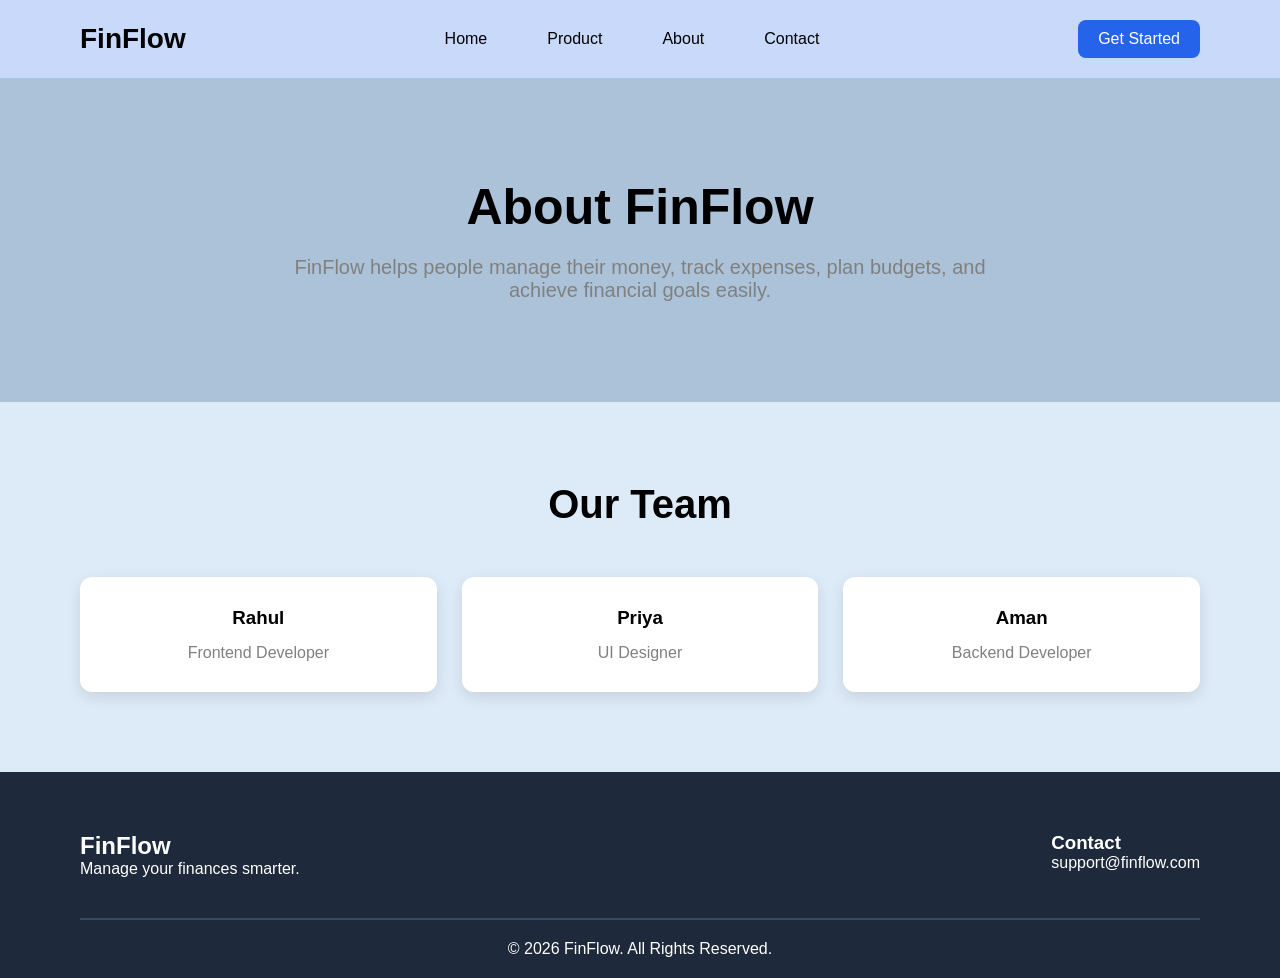
<file: about.html>
<!DOCTYPE html>
<html lang="en">
<head>
    <meta charset="UTF-8">
    <meta name="viewport" content="width=device-width, initial-scale=1.0">
    <title>About - FinFlow</title>
    <link rel="stylesheet" href="style.css">
</head>
<body>

<header>
    <nav class="navbar">
        <div class="logo">
            <h1>FinFlow</h1>
        </div>

        <ul class="nav-links">
            <li><a href="index.html">Home</a></li>
            <li><a href="product.html">Product</a></li>
            <li><a href="about.html">About</a></li>
            <li><a href="contact.html">Contact</a></li>
        </ul>

        <a href="contact.html" class="btn">Get Started</a>
    </nav>
</header>

<main>

<section class="about-section">

    <h1>About FinFlow</h1>

    <p>
        FinFlow helps people manage their money, track expenses,
        plan budgets, and achieve financial goals easily.
    </p>

</section>

<section class="team">

    <h2>Our Team</h2>

    <div class="feature-container">

        <div class="card">
            <h3>Rahul</h3>
            <p>Frontend Developer</p>
        </div>

        <div class="card">
            <h3>Priya</h3>
            <p>UI Designer</p>
        </div>

        <div class="card">
            <h3>Aman</h3>
            <p>Backend Developer</p>
        </div>

    </div>

</section>

</main>

<footer class="footer">

    <div class="footer-container">

        <div>
            <h2>FinFlow</h2>
            <p>Manage your finances smarter.</p>
        </div>

        <div>
            <h3>Contact</h3>
            <p>support@finflow.com</p>
        </div>

    </div>

    <hr>

    <p class="copyright">© 2026 FinFlow. All Rights Reserved.</p>

</footer>

</body>
</html>
</file>
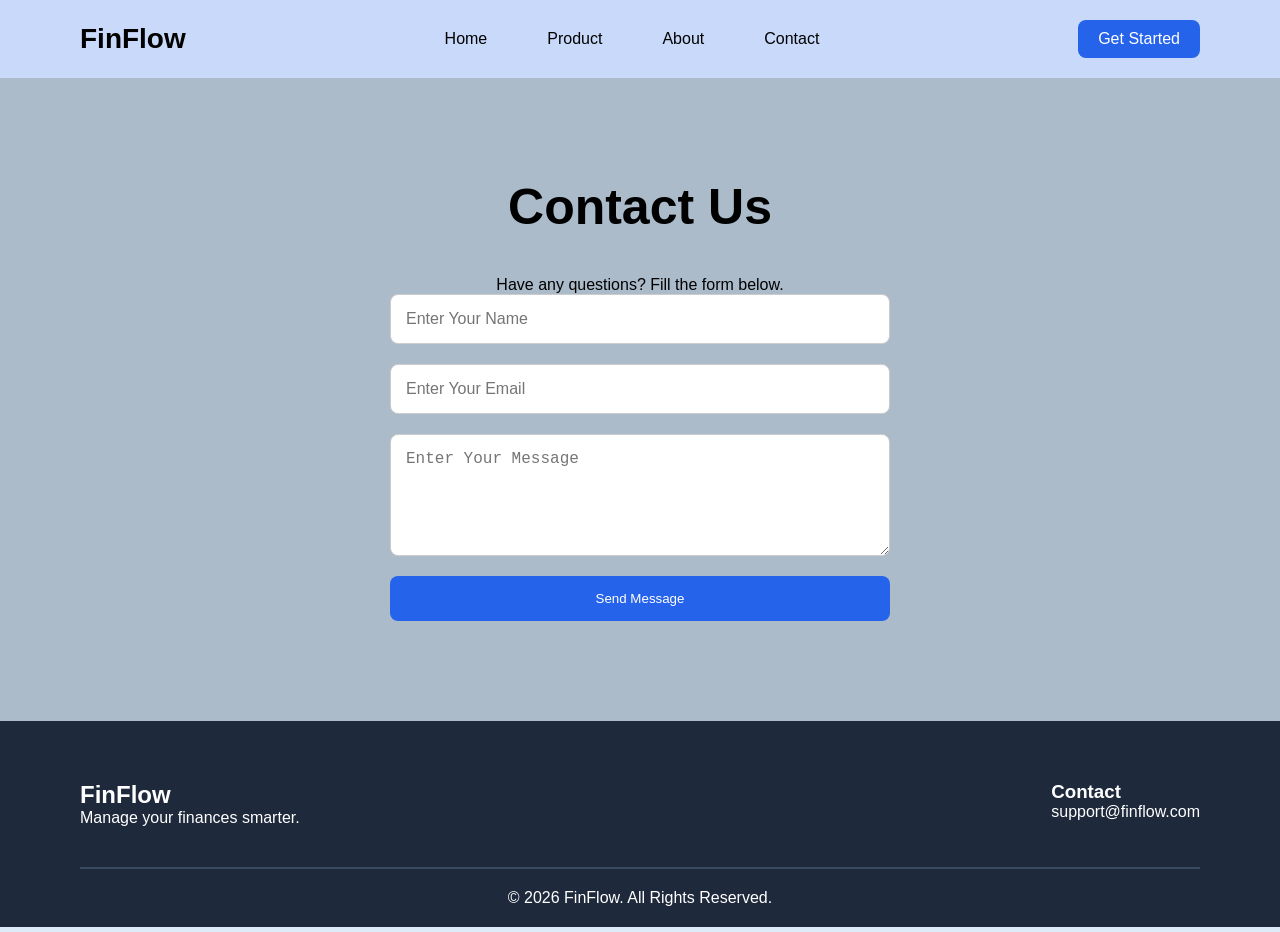
<file: contact.html>
<!DOCTYPE html>
<html lang="en">
<head>
    <meta charset="UTF-8">
    <meta name="viewport" content="width=device-width, initial-scale=1.0">
    <title>Contact - FinFlow</title>
    <link rel="stylesheet" href="style.css">
</head>

<body>

<header>
    <nav class="navbar">

        <div class="logo">
            <h1>FinFlow</h1>
        </div>

        <ul class="nav-links">
            <li><a href="index.html">Home</a></li>
            <li><a href="product.html">Product</a></li>
            <li><a href="about.html">About</a></li>
            <li><a href="contact.html">Contact</a></li>
        </ul>

        <a href="contact.html" class="btn">Get Started</a>

    </nav>
</header>

<main>

<section class="contact-section">

    <h1>Contact Us</h1>
    <p>Have any questions? Fill the form below.</p>
    <form class="contact-form">

        <input type="text" placeholder="Enter Your Name">

        <input type="email" placeholder="Enter Your Email">

        <textarea rows="5" placeholder="Enter Your Message"></textarea>

        <button type="submit">Send Message</button>

    </form>

</section>

</main>

<footer class="footer">

    <div class="footer-container">

        <div>
            <h2>FinFlow</h2>
            <p>Manage your finances smarter.</p>
        </div>

        <div>
            <h3>Contact</h3>
            <p>support@finflow.com</p>
        </div>

    </div>

    <hr>

    <p class="copyright">© 2026 FinFlow. All Rights Reserved.</p>

</footer>

</body>
</html>
</file>
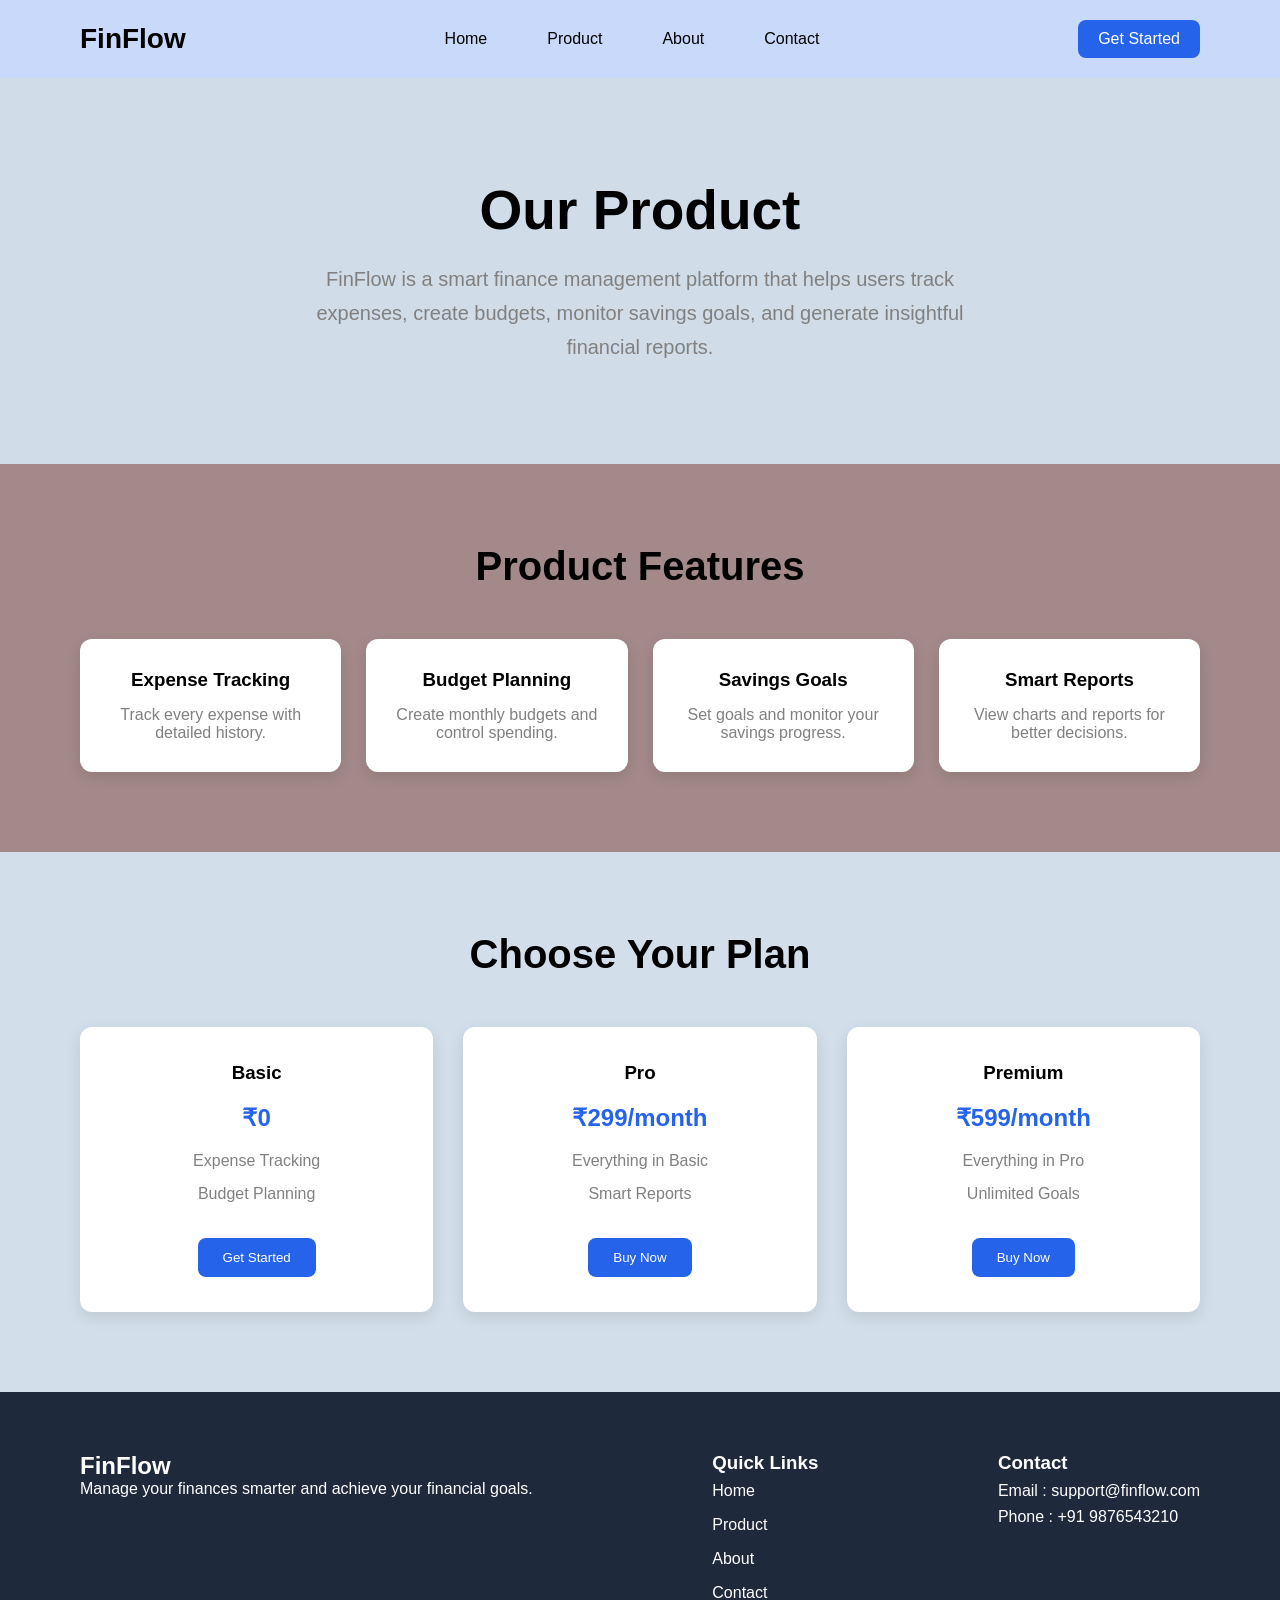
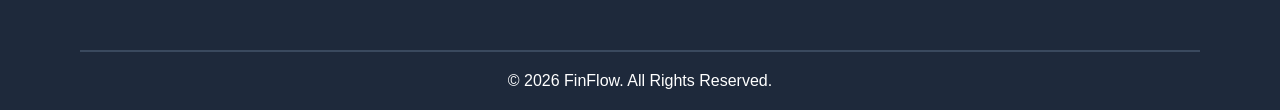
<file: product.html>
<!DOCTYPE html>
<html lang="en">
<head>
    <meta charset="UTF-8">
    <meta name="viewport" content="width=device-width, initial-scale=1.0">
    <title>FinFlow - Product</title>
    <link rel="stylesheet" href="style.css">
</head>

<body>

<header>

    <nav class="navbar">

        <div class="logo">
            <h1>FinFlow</h1>
        </div>

        <ul class="nav-links">
            <li><a href="index.html">Home</a></li>
            <li><a href="product.html">Product</a></li>
            <li><a href="about.html">About</a></li>
            <li><a href="contact.html">Contact</a></li>
        </ul>

        <a href="contact.html" class="btn">Get Started</a>

    </nav>

</header>

<main>

    <section class="product-hero">

        <h1>Our Product</h1>

        <p>
            FinFlow is a smart finance management platform that helps users
            track expenses, create budgets, monitor savings goals,
            and generate insightful financial reports.
        </p>

    </section>

    <section class="product-features">

        <h2>Product Features</h2>

        <div class="feature-container">

            <div class="card">
                <h3>Expense Tracking</h3>
                <p>Track every expense with detailed history.</p>
            </div>

            <div class="card">
                <h3>Budget Planning</h3>
                <p>Create monthly budgets and control spending.</p>
            </div>

            <div class="card">
                <h3>Savings Goals</h3>
                <p>Set goals and monitor your savings progress.</p>
            </div>

            <div class="card">
                <h3>Smart Reports</h3>
                <p>View charts and reports for better decisions.</p>
            </div>

        </div>

    </section>
    <section class="pricing">

    <h2>Choose Your Plan</h2>

    <div class="pricing-container">

        <div class="price-card">
            <h3>Basic</h3>
            <h1>₹0</h1>
            <p>Expense Tracking</p>
            <p>Budget Planning</p>
            <button>Get Started</button>
        </div>

        <div class="price-card">
            <h3>Pro</h3>
            <h1>₹299/month</h1>
            <p>Everything in Basic</p>
            <p>Smart Reports</p>
            <button>Buy Now</button>
        </div>

        <div class="price-card">
            <h3>Premium</h3>
            <h1>₹599/month</h1>
            <p>Everything in Pro</p>
            <p>Unlimited Goals</p>
            <button>Buy Now</button>
        </div>

    </div>

</section>

</main>

<footer class="footer">

    <div class="footer-container">

        <div class="footer-logo">
            <h2>FinFlow</h2>
            <p>Manage your finances smarter and achieve your financial goals.</p>
        </div>

        <div class="footer-links">
            <h3>Quick Links</h3>

            <a href="index.html">Home</a>
            <a href="product.html">Product</a>
            <a href="about.html">About</a>
            <a href="contact.html">Contact</a>
        </div>

        <div class="footer-contact">
            <h3>Contact</h3>

            <p>Email : support@finflow.com</p>
            <p>Phone : +91 9876543210</p>
        </div>

    </div>

    <hr>

    <p class="copyright">
        © 2026 FinFlow. All Rights Reserved.
    </p>

</footer>

</body>
</html>
</file>
<file: style.css>
*{
    margin: 0;
    padding: 0;
    box-sizing: border-box;
}
body{
    font-family: Arial, sans-serif;
    background-color: #ddeaf7;
}
nav{
    display: flex;
    justify-content: space-between;
    align-items: center;
    padding: 20px 80px;
    background-color: rgb(200, 217, 250);
}
.nav-links a{
    text-decoration: none;
    color: rgb(46, 19, 19);
    margin: 0 15px;
    font-weight: 500;
}
.nav-button button{
    background-color: #2563EB;
    color: white;
    border: none;
    padding: 10px 20px;
    border-radius: 8px;
    cursor: pointer;
}
.hero{
    display: flex;
    justify-content: space-between;
    align-items: center;

    padding: 80px;
}
.hero-content{
    width: 50%;
}
.hero-content h1{
    font-size: 55px;
    margin-bottom: 20px;
}
.hero-content p{
    font-size: 18px;
    color: gray;
    margin-bottom: 30px;
    line-height: 1.6;
}
.hero-content button{

    background-color:#2563EB;
    color:white;

    border:none;

    padding:15px 30px;

    border-radius:8px;

    cursor:pointer;
}
.hero-image img{

    width:500px;

    border-radius:15px;

}
.features{
    padding:80px;
    text-align:center;
}

.features h2{
    font-size:40px;
    margin-bottom:50px;
}

.feature-container{
    display:flex;
    justify-content:space-between;
    gap:25px;
}

.card{
    background:white;
    padding:30px;
    border-radius:12px;
    box-shadow:0 5px 15px rgba(0,0,0,0.1);
    flex:1;
}

.card h3{
    margin-bottom:15px;
}

.card p{
    color:gray;
}
.testimonials{
    padding:80px;
    text-align:center;
    background:#ffffff;
}

.testimonials h2{
    font-size:40px;
    margin-bottom:50px;
}

.testimonial-container{
    display:flex;
    justify-content:space-between;
    gap:25px;
}

.testimonial-card{
    flex:1;
    background:#f8fafc;
    padding:30px;
    border-radius:12px;
    box-shadow:0 5px 15px rgba(0,0,0,0.1);
}

.testimonial-card p{
    color:gray;
    margin-bottom:20px;
    line-height:1.6;
}

.testimonial-card h4{
    color:#2563EB;
}
.footer{
    background:#1e293b;
    color:white;
    padding:60px 80px 20px;
}

.footer-container{
    display:flex;
    justify-content:space-between;
    gap:40px;
}

.footer-links{
    display:flex;
    flex-direction:column;
}

.footer-links a{
    color:white;
    text-decoration:none;
    margin:8px 0;
}

.footer-links a:hover{
    color:#3b82f6;
}

.footer-contact p{
    margin:8px 0;
}

.footer hr{
    margin:40px 0 20px;
    border:1px solid #3a495e;
}

.copyright{
    text-align:center;
}
.product-hero{
    background:#d0dce7;
    text-align:center;
    padding:100px 80px;
}

.product-hero h1{
    font-size:55px;
    margin-bottom:20px;
}

.product-hero p{
    max-width:700px;
    margin:auto;
    color:gray;
    font-size:20px;
    line-height:1.7;
}

.product-features{
    padding:80px;
    text-align:center;
    background:rgb(163, 137, 137);
}

.product-features h2{
    font-size:40px;
    margin-bottom:50px;
}
.pricing{
    padding:80px;
    background:#d2dee9;
    text-align:center;
}

.pricing h2{
    font-size:40px;
    margin-bottom:50px;
}

.pricing-container{
    display:flex;
    gap:30px;
    justify-content:center;
}

.price-card{
    flex:1;
    background:white;
    padding:35px;
    border-radius:12px;
    box-shadow:0 5px 15px rgba(0,0,0,0.1);
}

.price-card h1{
    margin:20px 0;
    color:#2563eb;
}

.price-card p{
    margin:15px 0;
    color:gray;
}

.price-card button{
    margin-top:20px;
    background:#2563eb;
    color:white;
    border:none;
    padding:12px 25px;
    border-radius:8px;
    cursor:pointer;
}
.about-section{
    background:#acc2d8;
    text-align:center;
    padding:100px 80px;
}

.about-section h1{
    font-size:50px;
    margin-bottom:20px;
}

.about-section p{
    max-width:700px;
    margin:auto;
    color:gray;
    font-size:20px;
}

.team{
    padding:80px;
    text-align:center;
}

.team h2{
    font-size:40px;
    margin-bottom:50px;
}
.contact-section{
    background:#abbbca;
    text-align:center;
    padding:100px 80px;
}

.contact-section h1{
    font-size:50px;
    margin-bottom:40px;
}

.contact-form{
    width:500px;
    margin:auto;
    display:flex;
    flex-direction:column;
    gap:20px;
}

.contact-form input,
.contact-form textarea{
    padding:15px;
    border:1px solid #ccc;
    border-radius:8px;
    font-size:16px;
}

.contact-form button{
    background:#2563eb;
    color:white;
    border:none;
    padding:15px;
    border-radius:8px;
    cursor:pointer;
}
.navbar{
    display:flex;
    justify-content:space-between;
    align-items:center;
    padding:20px 80px;
    background:rgb(200, 217, 250);
}

.logo h1{
    font-size:28px;
}

.nav-links{
    display:flex;
    list-style:none;
    gap:30px;
}

.nav-links a{
    text-decoration:none;
    color:black;
    font-weight:500;
}

.btn{
    background:#2563EB;
    color:white;
    text-decoration:none;
    padding:10px 20px;
    border-radius:8px;
}
</file>
